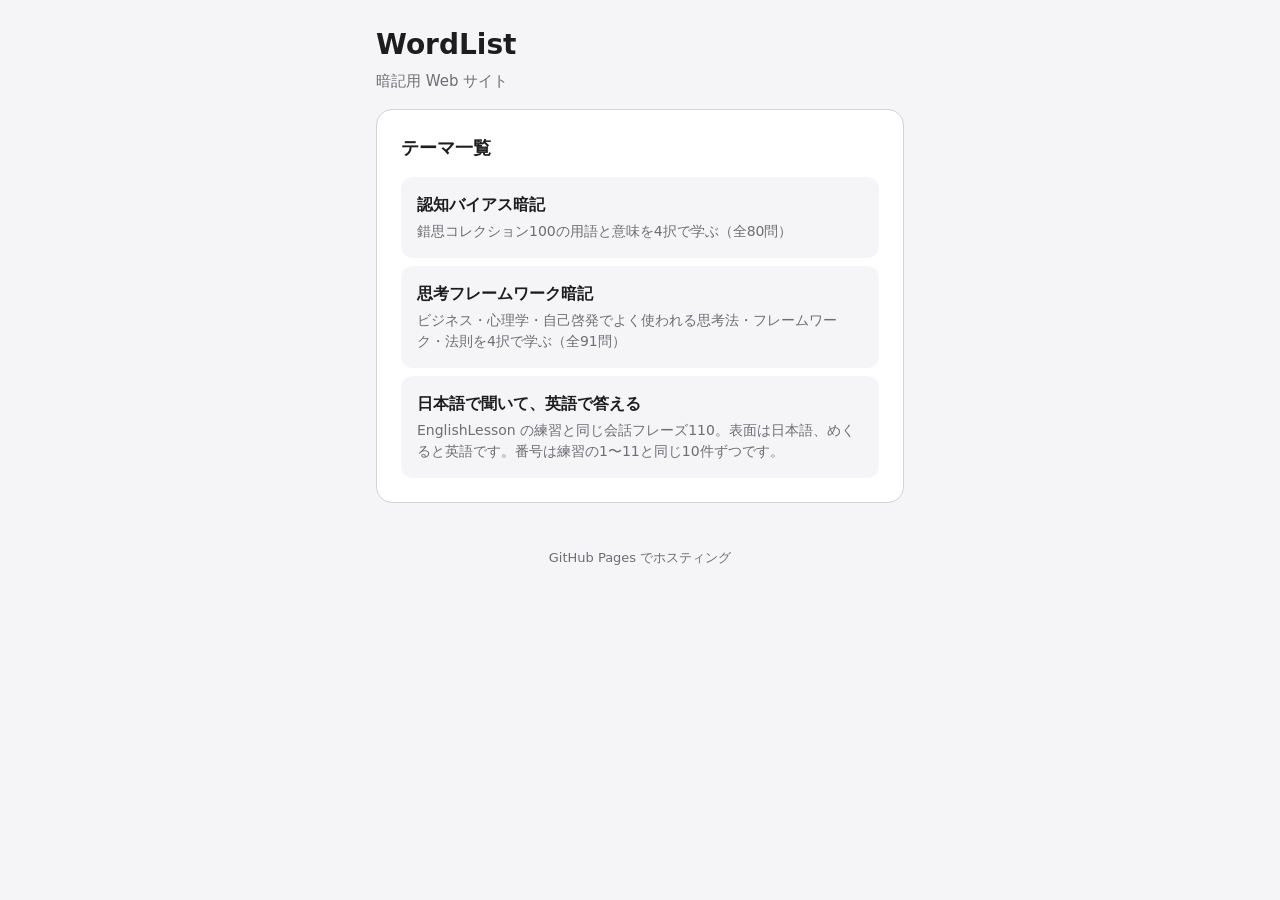
<file: index.html>
<!DOCTYPE html>
<html lang="ja">
<head>
  <meta charset="UTF-8">
  <meta name="viewport" content="width=device-width, initial-scale=1, viewport-fit=cover">
  <title>WordList — 暗記サイト</title>
  <link rel="stylesheet" href="shared/css/base.css?v=2">
</head>
<body>
  <header class="site-header">
    <h1 class="site-header__title">WordList</h1>
    <p class="site-header__lead">暗記用 Web サイト</p>
  </header>

  <main class="site-main">
    <section class="card">
      <h2 class="card__title">テーマ一覧</h2>
      <ul id="theme-list" class="theme-list" aria-live="polite">
        <li class="theme-list__loading">読み込み中…</li>
      </ul>
    </section>
  </main>

  <footer class="site-footer">
    <p>GitHub Pages でホスティング</p>
  </footer>

  <script src="shared/js/config.js?v=3"></script>
  <script src="shared/js/utils.js?v=3"></script>
  <script src="shared/js/pages/home.js?v=2"></script>
</body>
</html>
</file>
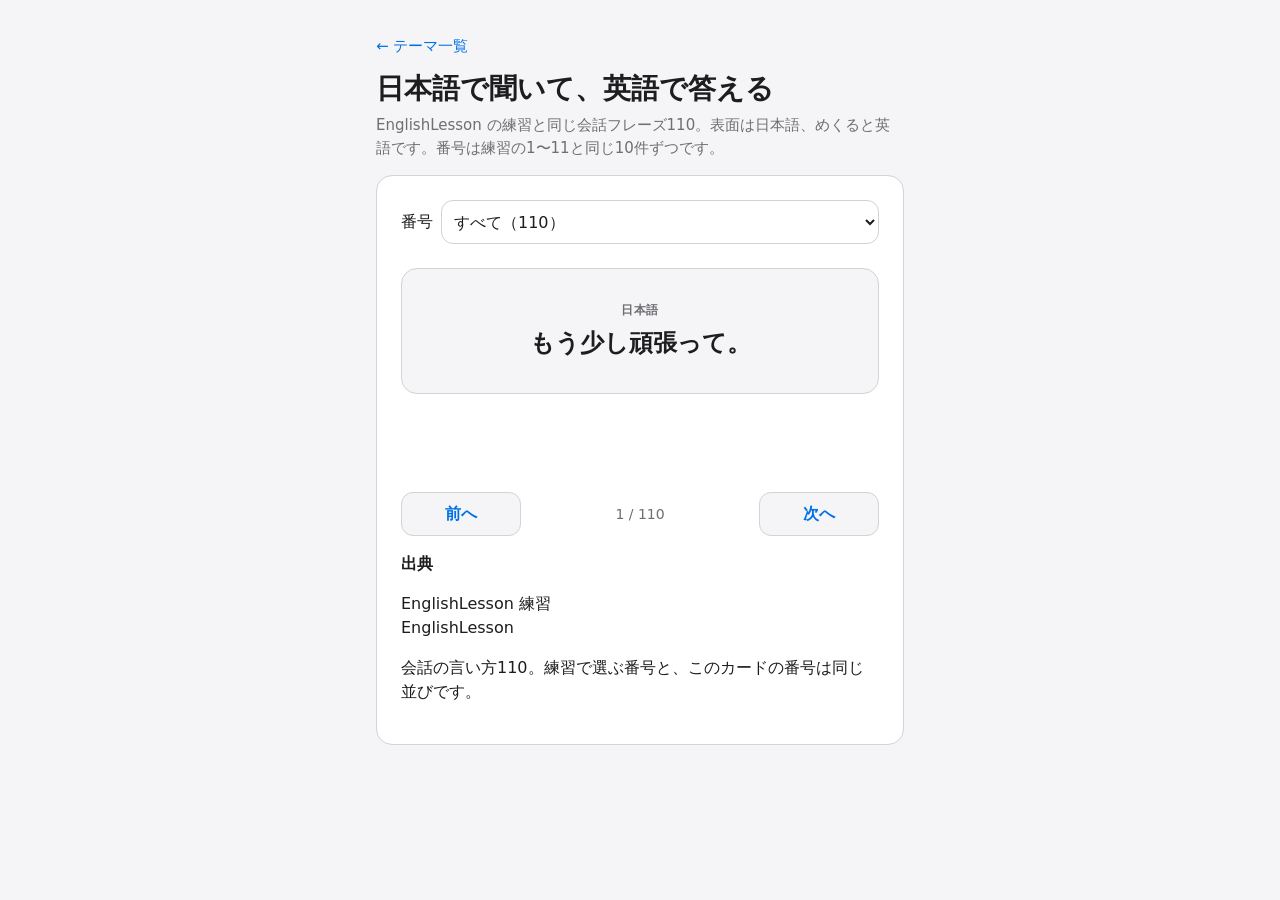
<file: themes/chunks-ja/index.html>
<!DOCTYPE html>
<html lang="ja">
<head>
  <meta charset="UTF-8">
  <meta name="viewport" content="width=device-width, initial-scale=1, viewport-fit=cover">
  <title>日本語で聞いて、英語で答える — WordList</title>
  <link rel="stylesheet" href="../../shared/css/base.css?v=2">
  <link rel="stylesheet" href="../../apps/wordbook/wordbook.css?v=3">
</head>
<body>
  <header class="site-header">
    <a class="link-back" href="../../index.html">← テーマ一覧</a>
    <h1 class="site-header__title" id="theme-title">日本語で聞いて、英語で答える</h1>
    <p class="site-header__lead" id="theme-desc"></p>
  </header>

  <main class="site-main">
    <section class="card">
      <div id="app-root" aria-live="polite"></div>
      <aside id="theme-source" class="theme-source" hidden></aside>
    </section>
  </main>

  <script src="../../shared/js/config.js?v=3"></script>
  <script src="../../shared/js/utils.js?v=3"></script>
  <script src="../../apps/wordbook/wordbook.js?v=3"></script>
  <script src="../../shared/js/theme-page.js?v=4"></script>
  <script>WordList.initThemePage('chunks-ja');</script>
</body>
</html>
</file>
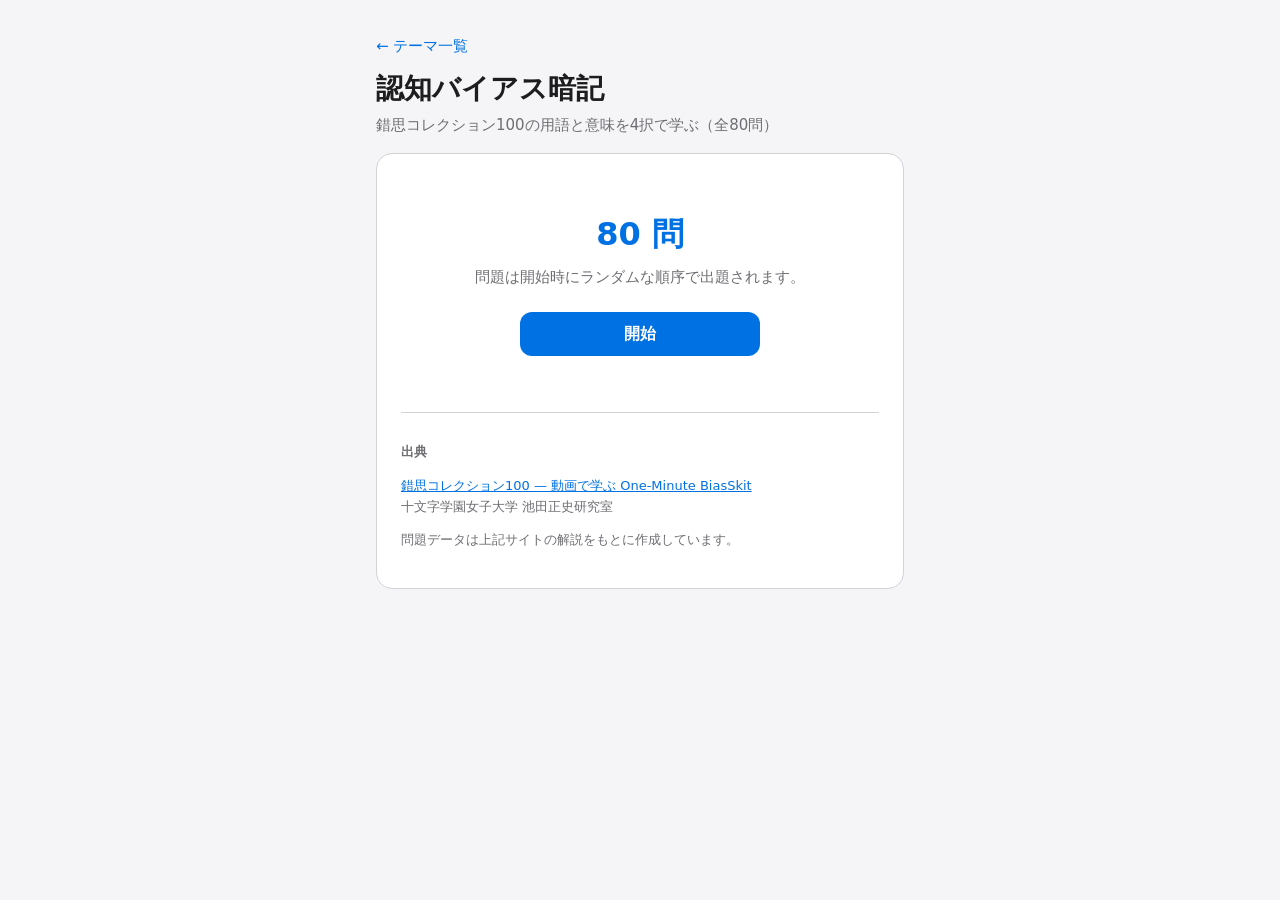
<file: themes/cognitive-bias/index.html>
<!DOCTYPE html>
<html lang="ja">
<head>
  <meta charset="UTF-8">
  <meta name="viewport" content="width=device-width, initial-scale=1, viewport-fit=cover">
  <title>認知バイアス暗記 — WordList</title>
  <link rel="stylesheet" href="../../shared/css/base.css?v=2">
  <link rel="stylesheet" href="../../apps/quiz/quiz.css?v=3">
</head>
<body>
  <header class="site-header">
    <a class="link-back" href="../../index.html">← テーマ一覧</a>
    <h1 class="site-header__title" id="theme-title">認知バイアス暗記</h1>
    <p class="site-header__lead" id="theme-desc"></p>
  </header>

  <main class="site-main">
    <section class="card">
      <div id="app-root" aria-live="polite"></div>
      <aside id="theme-source" class="theme-source" hidden></aside>
    </section>
  </main>

  <script src="../../shared/js/config.js?v=2"></script>
  <script src="../../shared/js/utils.js?v=3"></script>
  <script src="../../apps/quiz/quiz.js?v=3"></script>
  <script src="../../shared/js/theme-page.js?v=2"></script>
  <script>WordList.initThemePage('cognitive-bias');</script>
</body>
</html>
</file>
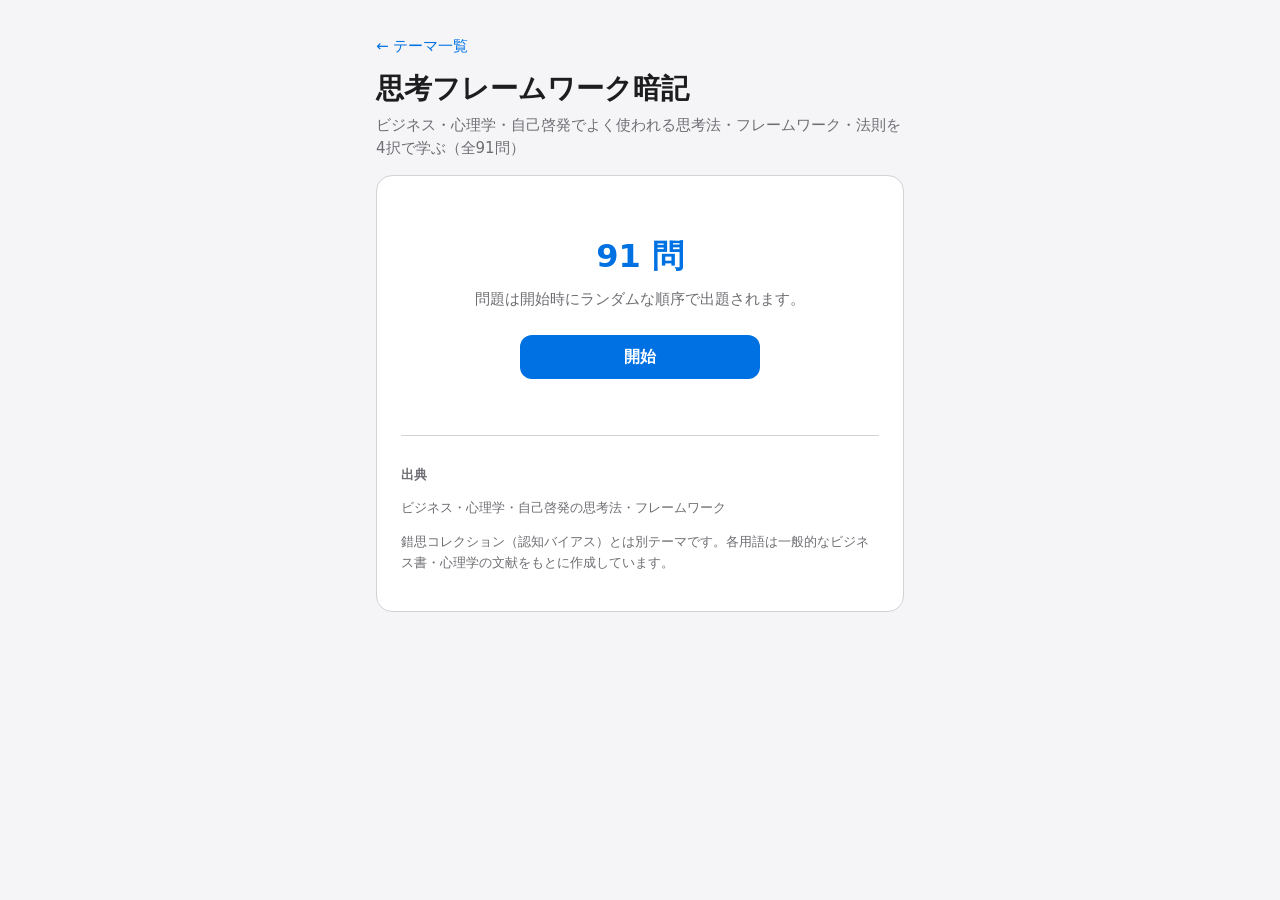
<file: themes/thinking-tools/index.html>
<!DOCTYPE html>
<html lang="ja">
<head>
  <meta charset="UTF-8">
  <meta name="viewport" content="width=device-width, initial-scale=1, viewport-fit=cover">
  <title>思考フレームワーク暗記 — WordList</title>
  <link rel="stylesheet" href="../../shared/css/base.css?v=2">
  <link rel="stylesheet" href="../../apps/quiz/quiz.css?v=3">
</head>
<body>
  <header class="site-header">
    <a class="link-back" href="../../index.html">← テーマ一覧</a>
    <h1 class="site-header__title" id="theme-title">思考フレームワーク暗記</h1>
    <p class="site-header__lead" id="theme-desc"></p>
  </header>

  <main class="site-main">
    <section class="card">
      <div id="app-root" aria-live="polite"></div>
      <aside id="theme-source" class="theme-source" hidden></aside>
    </section>
  </main>

  <script src="../../shared/js/config.js?v=2"></script>
  <script src="../../shared/js/utils.js?v=2"></script>
  <script src="../../apps/quiz/quiz.js?v=3"></script>
  <script src="../../shared/js/theme-page.js?v=2"></script>
  <script>WordList.initThemePage('thinking-tools');</script>
</body>
</html>
</file>
<file: shared/css/base.css>
/* WordList — 共通スタイル（モバイルファースト） */

:root {
  --color-bg: #f5f5f7;
  --color-surface: #ffffff;
  --color-text: #1d1d1f;
  --color-text-muted: #6e6e73;
  --color-accent: #0071e3;
  --color-accent-hover: #0077ed;
  --color-border: #d2d2d7;
  --color-error: #d70015;

  --space-xs: 0.25rem;
  --space-sm: 0.5rem;
  --space-md: 1rem;
  --space-lg: 1.5rem;
  --space-xl: 2rem;

  --radius-sm: 8px;
  --radius-md: 12px;
  --radius-lg: 16px;

  --font-sans: system-ui, -apple-system, "Segoe UI", "Hiragino Sans",
    "Hiragino Kaku Gothic ProN", Meiryo, sans-serif;

  --max-width: 480px;
  --tap-min: 44px;
}

@media (prefers-color-scheme: dark) {
  :root {
    --color-bg: #000000;
    --color-surface: #1c1c1e;
    --color-text: #f5f5f7;
    --color-text-muted: #98989d;
    --color-accent: #0a84ff;
    --color-accent-hover: #409cff;
    --color-border: #38383a;
  }
}

*,
*::before,
*::after {
  box-sizing: border-box;
}

html {
  -webkit-text-size-adjust: 100%;
}

body {
  margin: 0;
  min-height: 100dvh;
  font-family: var(--font-sans);
  font-size: 16px;
  line-height: 1.5;
  color: var(--color-text);
  background: var(--color-bg);
  overflow-x: hidden;
}

/* Layout */

.site-header,
.site-main,
.site-footer {
  max-width: var(--max-width);
  margin-inline: auto;
  padding-inline: var(--space-md);
}

.site-header {
  padding-top: calc(var(--space-lg) + env(safe-area-inset-top, 0px));
  padding-bottom: var(--space-md);
}

.site-header__title {
  margin: 0;
  font-size: 1.75rem;
  font-weight: 700;
}

.site-header__lead {
  margin: var(--space-xs) 0 0;
  color: var(--color-text-muted);
  font-size: 0.9375rem;
}

.site-main {
  padding-bottom: var(--space-xl);
}

.site-footer {
  padding-bottom: calc(var(--space-lg) + env(safe-area-inset-bottom, 0px));
  text-align: center;
  color: var(--color-text-muted);
  font-size: 0.8125rem;
}

/* Card */

.card {
  background: var(--color-surface);
  border: 1px solid var(--color-border);
  border-radius: var(--radius-lg);
  padding: var(--space-lg);
}

.card__title {
  margin: 0 0 var(--space-md);
  font-size: 1.125rem;
}

/* Theme list */

.theme-list {
  list-style: none;
  margin: 0;
  padding: 0;
  display: flex;
  flex-direction: column;
  gap: var(--space-sm);
}

.theme-list__loading,
.theme-list__empty,
.theme-list__error {
  color: var(--color-text-muted);
  padding: var(--space-md);
  text-align: center;
}

.theme-list__error {
  color: var(--color-error);
}

.theme-list__item {
  margin: 0;
}

.theme-list__link {
  display: block;
  min-height: var(--tap-min);
  padding: var(--space-md);
  border-radius: var(--radius-md);
  background: var(--color-bg);
  color: var(--color-text);
  text-decoration: none;
  transition: background 0.15s ease;
}

.theme-list__link:hover,
.theme-list__link:focus-visible {
  background: var(--color-border);
  outline: none;
}

.theme-list__link-title {
  display: block;
  font-weight: 600;
}

.theme-list__link-desc {
  display: block;
  margin-top: var(--space-xs);
  font-size: 0.875rem;
  color: var(--color-text-muted);
}

/* Buttons & links */

.btn {
  display: inline-flex;
  align-items: center;
  justify-content: center;
  min-height: var(--tap-min);
  min-width: var(--tap-min);
  padding: var(--space-sm) var(--space-lg);
  border: none;
  border-radius: var(--radius-md);
  background: var(--color-accent);
  color: #fff;
  font: inherit;
  font-weight: 600;
  text-decoration: none;
  cursor: pointer;
  transition: background 0.15s ease;
}

.btn:hover,
.btn:focus-visible {
  background: var(--color-accent-hover);
  outline: none;
}

.btn--secondary {
  background: var(--color-bg);
  color: var(--color-accent);
  border: 1px solid var(--color-border);
}

.btn--secondary:hover,
.btn--secondary:focus-visible {
  background: var(--color-border);
}

.link-back {
  display: inline-flex;
  align-items: center;
  min-height: var(--tap-min);
  color: var(--color-accent);
  text-decoration: none;
  font-size: 0.9375rem;
}

.link-back:hover,
.link-back:focus-visible {
  text-decoration: underline;
  outline: none;
}

/* PC: やや広めのカラム */

@media (min-width: 768px) {
  :root {
    --max-width: 560px;
  }

  body {
    padding-inline: var(--space-md);
  }
}
</file>
<file: apps/wordbook/wordbook.css>
/* 単語帳アプリ */

.app-wordbook {
  display: flex;
  flex-direction: column;
  gap: var(--space-lg);
}

.app-wordbook__filter {
  display: flex;
  align-items: center;
  gap: var(--space-sm);
  font-size: 1rem;
}

.app-wordbook__group {
  flex: 1;
  min-height: var(--tap-min);
  padding: 0 var(--space-sm);
  border: 1px solid var(--color-border);
  border-radius: var(--radius-md);
  background: var(--color-surface);
  color: var(--color-text);
  font: inherit;
}

.app-wordbook__card {
  position: relative;
  min-height: 200px;
  perspective: 1000px;
  cursor: pointer;
  -webkit-tap-highlight-color: transparent;
}

.app-wordbook__face {
  padding: var(--space-xl) var(--space-lg);
  border-radius: var(--radius-lg);
  background: var(--color-bg);
  border: 1px solid var(--color-border);
  text-align: center;
  transition: opacity 0.2s ease;
}

.app-wordbook__face--back {
  display: none;
}

.app-wordbook__card--flipped .app-wordbook__face--front {
  display: none;
}

.app-wordbook__card--flipped .app-wordbook__face--back {
  display: block;
}

.app-wordbook__label {
  display: block;
  font-size: 0.75rem;
  font-weight: 600;
  text-transform: uppercase;
  letter-spacing: 0.05em;
  color: var(--color-text-muted);
  margin-bottom: var(--space-sm);
}

.app-wordbook__term,
.app-wordbook__meaning {
  margin: 0;
  font-size: 1.5rem;
  font-weight: 600;
  line-height: 1.4;
  overflow-wrap: anywhere;
}

.app-wordbook__reading {
  margin: var(--space-sm) 0 0;
  font-size: 1rem;
  color: var(--color-text-muted);
}

.app-wordbook__note {
  margin: var(--space-md) 0 0;
  font-size: 0.875rem;
  color: var(--color-text-muted);
}

.app-wordbook__nav {
  display: flex;
  align-items: center;
  justify-content: space-between;
  gap: var(--space-md);
}

.app-wordbook__counter {
  font-size: 0.875rem;
  color: var(--color-text-muted);
  font-variant-numeric: tabular-nums;
}

.app-wordbook__nav .btn {
  flex: 1;
  max-width: 120px;
}
</file>
<file: apps/quiz/quiz.css>
/* 4択クイズ */

.app-quiz {
  display: flex;
  flex-direction: column;
  gap: var(--space-md);
}

.app-quiz__header {
  display: flex;
  justify-content: space-between;
  font-size: 0.875rem;
  color: var(--color-text-muted);
  font-variant-numeric: tabular-nums;
}

.app-quiz__prompt {
  margin: 0;
  font-size: 0.9375rem;
  color: var(--color-text-muted);
}

.app-quiz__start {
  text-align: center;
  padding: var(--space-xl) var(--space-md);
}

.app-quiz__start-count {
  margin: 0 0 var(--space-sm);
  font-size: 2rem;
  font-weight: 700;
  color: var(--color-accent);
}

.app-quiz__start-desc {
  margin: 0 0 var(--space-lg);
  font-size: 0.9375rem;
  color: var(--color-text-muted);
}

.app-quiz__start-btn {
  width: 100%;
  max-width: 240px;
}

.app-quiz__question {
  display: flex;
  flex-direction: column;
  gap: var(--space-sm);
  padding: var(--space-md);
  border-radius: var(--radius-md);
  background: var(--color-bg);
  border: 1px solid var(--color-border);
}

.app-quiz__meaning {
  margin: 0;
  font-size: 1.0625rem;
  font-weight: 500;
  line-height: 1.7;
}

.app-quiz__example {
  margin: 0;
  font-size: 0.9375rem;
  line-height: 1.6;
  color: var(--color-text-muted);
}

.app-quiz__term {
  margin: 0;
  font-size: 1.5rem;
  font-weight: 700;
  text-align: center;
}

.app-quiz__category {
  margin: 0;
  font-size: 0.8125rem;
  color: var(--color-text-muted);
  text-align: center;
}

.app-quiz__choices {
  list-style: none;
  margin: 0;
  padding: 0;
  display: flex;
  flex-direction: column;
  gap: var(--space-sm);
}

.app-quiz__choice {
  display: flex;
  flex-direction: column;
  align-items: flex-start;
  gap: var(--space-xs);
  width: 100%;
  min-height: var(--tap-min);
  padding: var(--space-md);
  border: 1px solid var(--color-border);
  border-radius: var(--radius-md);
  background: var(--color-bg);
  color: var(--color-text);
  font: inherit;
  text-align: left;
  cursor: pointer;
  transition: background 0.15s ease, border-color 0.15s ease;
  -webkit-tap-highlight-color: transparent;
}

.app-quiz__choice-ja {
  font-size: 1rem;
  font-weight: 600;
  line-height: 1.4;
}

.app-quiz__choice-en {
  font-size: 0.8125rem;
  line-height: 1.4;
  color: var(--color-text-muted);
}

.app-quiz__feedback-en {
  font-weight: 400;
  color: var(--color-text-muted);
}

.app-quiz__choice:hover:not(:disabled),
.app-quiz__choice:focus-visible:not(:disabled) {
  border-color: var(--color-accent);
  outline: none;
}

.app-quiz__choice:disabled {
  cursor: default;
  opacity: 0.95;
}

.app-quiz__choice--correct {
  border-color: #248a3d;
  background: rgba(36, 138, 61, 0.12);
}

.app-quiz__choice--wrong {
  border-color: var(--color-error);
  background: rgba(215, 0, 21, 0.08);
}

.app-quiz__feedback {
  padding: var(--space-md);
  border-radius: var(--radius-md);
  font-size: 0.875rem;
  line-height: 1.6;
}

.app-quiz__feedback--ok {
  background: rgba(36, 138, 61, 0.1);
  border: 1px solid rgba(36, 138, 61, 0.3);
}

.app-quiz__feedback--ng {
  background: rgba(215, 0, 21, 0.06);
  border: 1px solid rgba(215, 0, 21, 0.25);
}

.app-quiz__feedback p {
  margin: var(--space-sm) 0 0;
}

.app-quiz__next {
  width: 100%;
}

.app-quiz__result {
  text-align: center;
  padding: var(--space-lg) 0;
}

.app-quiz__result-title {
  margin: 0 0 var(--space-md);
}

.app-quiz__result-score {
  margin: 0;
  font-size: 1.25rem;
  font-weight: 600;
}

.app-quiz__result-rate {
  margin: var(--space-sm) 0 var(--space-lg);
  font-size: 2rem;
  font-weight: 700;
  color: var(--color-accent);
}

.app-quiz__retry {
  width: 100%;
  max-width: 240px;
}

.theme-source {
  margin-top: var(--space-lg);
  padding-top: var(--space-md);
  border-top: 1px solid var(--color-border);
  font-size: 0.8125rem;
  color: var(--color-text-muted);
  line-height: 1.6;
}

.theme-source a {
  color: var(--color-accent);
}
</file>
